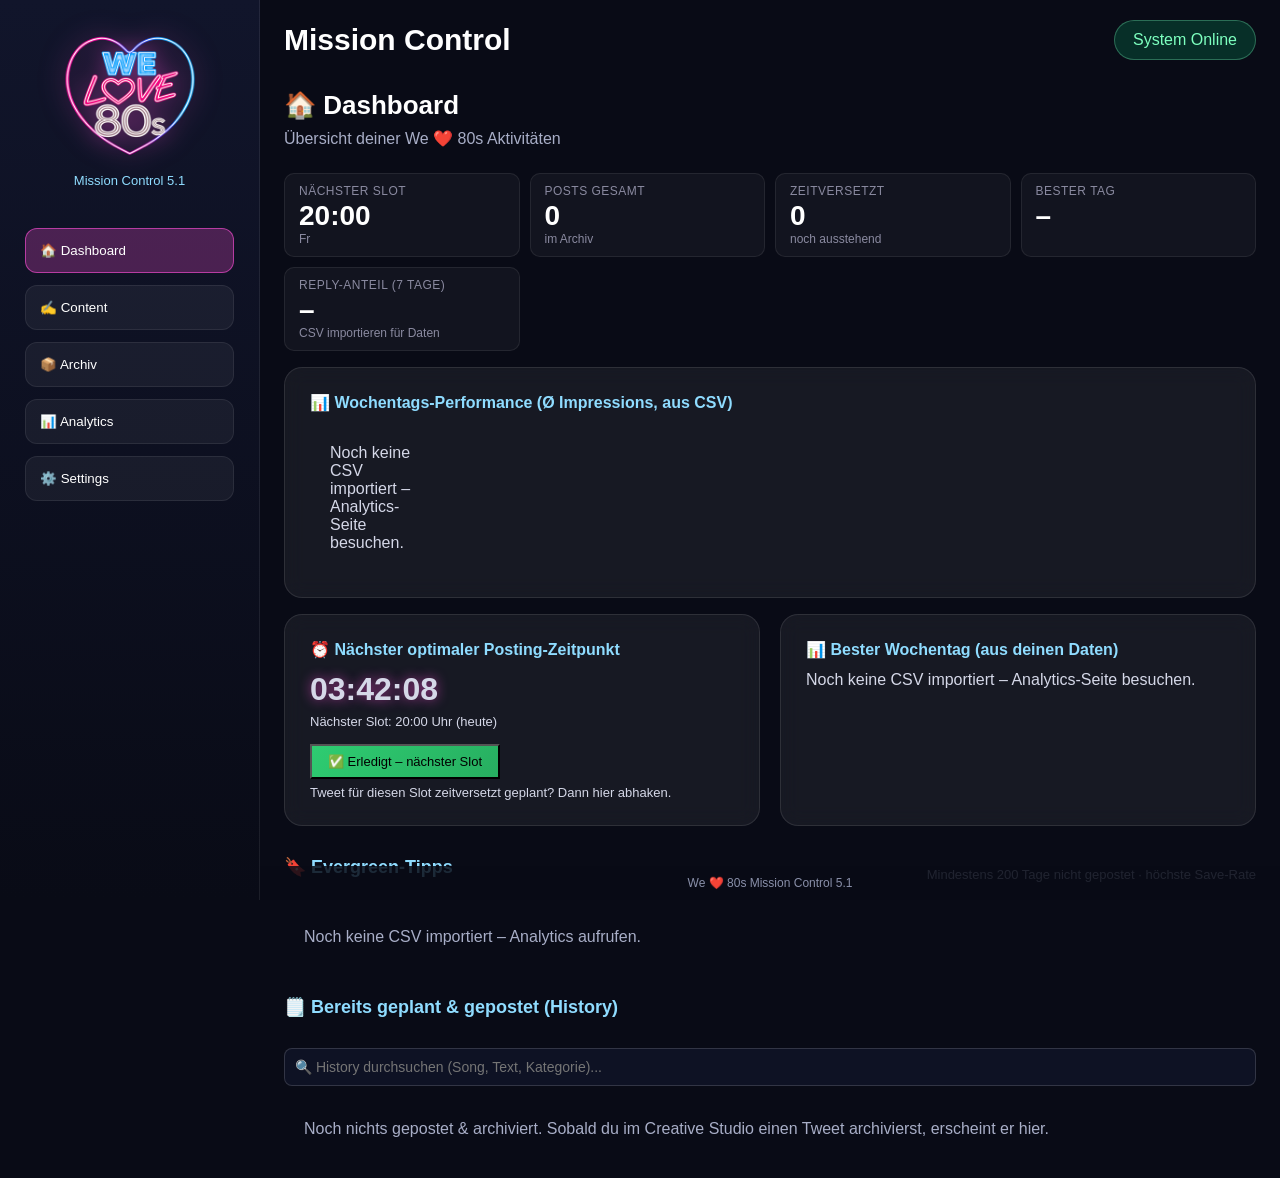
<file: mc5/index.html>
<!DOCTYPE html>
<html lang="de">

<head>

<meta charset="UTF-8">

<meta name="viewport" content="width=device-width, initial-scale=1.0">

<title>
We ❤️ 80s Mission Control
</title>


<link rel="stylesheet" href="style.css">


</head>


<body>


<div class="app-shell">



    <!-- =========================
         SIDEBAR
    ========================== -->


    <aside class="sidebar">


        <div class="logo-area">

            <img src="assets/images/logo.png" alt="We Love 80s" class="brand-logo">

            <span>
                Mission Control 5.1
            </span>

        </div>



        <nav class="main-nav">


            <button data-page="dashboard">
                🏠 Dashboard
            </button>


            <button data-page="content">
                ✍️ Content
            </button>


            <button data-page="archive">
                📦 Archiv
            </button>


            <button data-page="analytics">
                📊 Analytics
            </button>


            <button data-page="settings">
                ⚙️ Settings
            </button>


        </nav>


    </aside>





    <!-- =========================
         MAIN AREA
    ========================== -->


    <main class="main-content">



        <header class="top-header">


            <h2>
                Mission Control
            </h2>


            <div class="status-box">

                System Online

            </div>


        </header>





        <!-- =========================
             DASHBOARD
        ========================== -->


        <section 
        id="dashboard"
        class="page active-page">


            <div class="page-title">

                <h3>🏠 Dashboard</h3>

                <p>Übersicht deiner We ❤️ 80s Aktivitäten</p>

            </div>



            <!-- KENNZAHLEN-KARTEN -->
            <div class="dashboard-stats-grid">

                <div class="dashboard-stat-card">
                    <p class="dashboard-stat-label">Nächster Slot</p>
                    <p class="dashboard-stat-value" id="dashStatNextSlot">–</p>
                    <p class="dashboard-stat-sub" id="dashStatNextDay"></p>
                </div>

                <div class="dashboard-stat-card">
                    <p class="dashboard-stat-label">Posts gesamt</p>
                    <p class="dashboard-stat-value" id="dashStatTotal">–</p>
                    <p class="dashboard-stat-sub">im Archiv</p>
                </div>

                <div class="dashboard-stat-card">
                    <p class="dashboard-stat-label">Zeitversetzt</p>
                    <p class="dashboard-stat-value" id="dashStatScheduled">–</p>
                    <p class="dashboard-stat-sub">noch ausstehend</p>
                </div>

                <div class="dashboard-stat-card">
                    <p class="dashboard-stat-label">Bester Tag</p>
                    <p class="dashboard-stat-value" id="dashStatBestDay">–</p>
                    <p class="dashboard-stat-sub" id="dashStatBestDayImpr"></p>
                </div>

                <div class="dashboard-stat-card" id="dashStatReplyCard">
                    <p class="dashboard-stat-label">Reply-Anteil (7 Tage)</p>
                    <p class="dashboard-stat-value" id="dashStatReplyQuota">–</p>
                    <p class="dashboard-stat-sub" id="dashStatReplyQuotaSub">CSV importieren für Daten</p>
                </div>

            </div>

            <!-- WOCHENTAGS-PERFORMANCE (kompakt, oben) -->
            <div class="card" style="margin-bottom:16px;">
                <h4>📊 Wochentags-Performance (Ø Impressions, aus CSV)</h4>
                <div id="dashboardWeekdayPerformance" class="weekday-perf-grid">
                    <p class="planner-empty">Noch keine CSV importiert – Analytics-Seite besuchen.</p>
                </div>
            </div>



            <!-- COUNTDOWN -->
            <div class="dashboard-grid">

                <div class="card">

                    <h4>⏰ Nächster optimaler Posting-Zeitpunkt</h4>

                    <p id="nextPostTimer" class="dashboard-timer">Lädt...</p>

                    <p class="dashboard-subtext" id="nextPostTimerSub"></p>

                    <button id="slotDoneButton" class="analytics-inline-button">
                        ✅ Erledigt – nächster Slot
                    </button>

                    <p class="dashboard-subtext" id="slotDoneHint">
                        Tweet für diesen Slot zeitversetzt geplant? Dann hier abhaken.
                    </p>

                </div>



                <div class="card">

                    <h4>📊 Bester Wochentag (aus deinen Daten)</h4>

                    <p id="bestDayInsight">
                        Noch keine CSV importiert – Analytics-Seite besuchen.
                    </p>

                </div>

            </div>



            <!-- EVERGREEN TOP 3 -->
            <div class="analytics-section">

                <div class="analytics-chart-header">

                    <h4>🔖 Evergreen-Tipps</h4>

                    <span class="analytics-import-status">Mindestens 200 Tage nicht gepostet · höchste Save-Rate</span>

                </div>

                <div id="dashboardEvergreen" class="dashboard-evergreen-wrap">
                    <p class="planner-empty">Wird geladen…</p>
                </div>

            </div>



            <!-- HISTORY -->
            <div class="analytics-section">

                <div class="analytics-chart-header">

                    <h4>🗒️ Bereits geplant &amp; gepostet (History)</h4>

                    <span id="dashboardHistoryCount" class="analytics-import-status"></span>

                </div>

                <div class="modal-field">
                    <input type="text" id="historySearchInput" placeholder="🔍 History durchsuchen (Song, Text, Kategorie)...">
                </div>

                <div id="dashboardHistory" class="planner-container">
                </div>

            </div>



        </section>
              <!-- =========================
             PLANNER
        ========================== -->


        <section
        id="archive"
        class="page">


            <div class="page-title">

                <h3>📦 Archiv</h3>

                <p>Alle geposteten Tweets – live oder zeitversetzt.</p>

            </div>



            <div class="analytics-section">

                <div class="analytics-chart-header">

                    <h4>Gepostete Tweets</h4>

                    <span id="archiveCount" class="analytics-import-status"></span>

                </div>

                <div class="modal-field">
                    <input type="text" id="archiveSearchInput" placeholder="🔍 Archiv durchsuchen (Song, Text, Kategorie)...">
                </div>

                <div id="archiveList" class="planner-container">
                </div>

            </div>


        </section>







        <!-- =========================
             AI STUDIO
        ========================== -->


        <section
        id="content"
        class="page">


            <div class="page-title">

                <h3>✍️ Content</h3>

                <p>Tweet erstellen und posten – live oder zeitversetzt.</p>

            </div>



            <!-- SCHRITT 1: WORUM GEHT ES -->
            <div class="analytics-section content-step">

                <p class="content-step-label">1 · WORUM GEHT ES</p>

                <div class="modal-field-row">

                    <div class="modal-field">
                        <label>Thema</label>
                        <select id="contentTopic">
                            <option value="Musik">🎵 Musik</option>
                            <option value="Movie">🎬 Movie</option>
                            <option value="TV Series">📺 TV Series</option>
                            <option value="LP">💿 LP / Album</option>
                        </select>
                    </div>

                    <div class="modal-field">
                        <label>Format</label>
                        <select id="contentFormat">
                            <option value="none">— nur Post</option>
                            <option value="didyouknow">💡 Did You Know</option>
                            <option value="story">📖 Behind the Story</option>
                            <option value="funfact">🤯 Fun Fact</option>
                            <option value="todayago">📅 Today, 40 Years Ago</option>
                        </select>
                    </div>

                </div>

            </div>



            <!-- SCHRITT 2: DETAILS -->
            <div class="analytics-section content-step">

                <p class="content-step-label">2 · DETAILS</p>

                <div class="modal-field-row">

                    <div class="modal-field">
                        <label>Titel / Thema</label>
                        <input type="text" id="contentTitle" placeholder="z.B. Africa, Miami Vice">
                    </div>

                    <div class="modal-field">
                        <label>Künstler / TV Series / Movie</label>
                        <input type="text" id="contentArtist" placeholder="z.B. Toto, NBC">
                    </div>

                    <div class="modal-field">
                        <label>Jahr</label>
                        <input type="number" id="contentYear" placeholder="1982">
                    </div>

                </div>

            </div>



            <!-- SCHRITT 3: KI-RECHERCHE -->
            <div class="analytics-section content-step">

                <p class="content-step-label">3 · KI-RECHERCHE <span class="content-optional">(optional)</span></p>

                <div class="modal-field">
                    <label>Prompt an Gemini</label>
                    <textarea id="contentAIPrompt" rows="2" placeholder="Wird automatisch aus Thema + Format erzeugt – du kannst ihn anpassen..."></textarea>
                </div>

                <button id="contentAskAIButton" class="analytics-inline-button">
                    🤖 Gemini fragen
                </button>

                <a id="contentWikimediaButton"
                   href="#"
                   target="_blank"
                   rel="noopener"
                   class="analytics-inline-button content-wikimedia-btn">
                    🖼️ Bild auf Wikimedia
                </a>

                <span id="contentAIStatus" class="analytics-import-status"></span>

                <p class="tweetgen-hint">⬇ Die Antwort erscheint direkt in der Tweet-Vorschau unten.</p>

            </div>



            <!-- SCHRITT 4: TWEET-VORSCHAU -->
            <div class="analytics-section content-step">

                <p class="content-step-label">4 · TWEET-VORSCHAU <span class="content-optional">(bearbeitbar – KI-Antwort landet hier)</span></p>

                <button id="contentGenerateButton" class="analytics-inline-button">
                    ✨ Tweet-Vorschau erzeugen
                </button>

                <div class="modal-field tweetgen-output-wrap">
                    <textarea id="contentOutput" rows="10" placeholder="Hier erscheint der Tweet – fette erste Zeile, Hashtags, dann dein Inhalt. Frei bearbeitbar."></textarea>
                </div>

                <button id="contentCopyButton" class="analytics-inline-button">
                    📋 In Zwischenablage kopieren
                </button>

                <span id="contentCopyStatus" class="analytics-import-status"></span>

            </div>



            <!-- SCHRITT 5: WIE GEPOSTET -->
            <div class="analytics-section content-step">

                <p class="content-step-label">5 · WIE GEPOSTET?</p>

                <div class="content-post-buttons">

                    <button id="contentLiveButton" class="content-post-btn content-live-btn">
                        🔴 Live gepostet
                    </button>

                    <button id="contentScheduledButton" class="content-post-btn content-scheduled-btn">
                        🕐 Zeitversetzt geplant
                    </button>

                </div>

                <div id="contentScheduleWrap" class="content-schedule-wrap" style="display:none;">
                    <label for="contentScheduleInput">🕐 Geplant für:</label>
                    <input type="datetime-local" id="contentScheduleInput">
                    <button id="contentScheduleConfirm" class="analytics-inline-button">
                        ✓ Ins Archiv
                    </button>
                </div>

                <p class="tweetgen-hint">→ Danach wandert der Post ins Archiv, markiert als live oder zeitversetzt.</p>

                <span id="contentPostStatus" class="analytics-import-status"></span>

            </div>


        </section>










        <!-- =========================
             SETTINGS
        ========================== -->


        <section
        id="settings"
        class="page">


            <div class="page-title">


                <h3>
                    ⚙️ Settings
                </h3>


                <p>
                    Mission Control Einstellungen
                </p>


            </div>




            <div class="card">


                <h4>
                    System
                </h4>


                <p>
                    Module und Erweiterungen verwalten
                </p>

            </div>



            <div class="analytics-section">

                <h4>⏰ Beste Posting-Zeiten (pro Wochentag)</h4>

                <p class="tweetgen-hint">
                    Aus X's "Aktive Zeiten"-Heatmap abgelesen (deine lokale Zeitzone). Für Tage ohne eigene
                    Zeit gilt der Standard-Wert. Mehrere Zeiten pro Tag mit Komma trennen.
                </p>

                <p class="tweetgen-hint" id="postingTimesPerformanceHint">
                    Die Ø-Werte unter jedem Tag stammen aus deinen importierten CSV-Daten (Reichweite pro Wochentag) – die Uhrzeit selbst musst du weiterhin manuell eintragen, da X das nicht exportiert.
                </p>

                <div class="posting-times-grid">

                    <div class="modal-field">
                        <label>Montag</label>
                        <input type="text" id="postingTimeMo" placeholder="Standard verwenden">
                        <span class="posting-time-hint" id="postingTimeMoHint"></span>
                    </div>

                    <div class="modal-field">
                        <label>Dienstag</label>
                        <input type="text" id="postingTimeDi" placeholder="Standard verwenden">
                        <span class="posting-time-hint" id="postingTimeDiHint"></span>
                    </div>

                    <div class="modal-field">
                        <label>Mittwoch</label>
                        <input type="text" id="postingTimeMi" placeholder="Standard verwenden">
                        <span class="posting-time-hint" id="postingTimeMiHint"></span>
                    </div>

                    <div class="modal-field">
                        <label>Donnerstag</label>
                        <input type="text" id="postingTimeDo" placeholder="Standard verwenden">
                        <span class="posting-time-hint" id="postingTimeDoHint"></span>
                    </div>

                    <div class="modal-field">
                        <label>Freitag</label>
                        <input type="text" id="postingTimeFr" placeholder="Standard verwenden">
                        <span class="posting-time-hint" id="postingTimeFrHint"></span>
                    </div>

                    <div class="modal-field">
                        <label>Samstag</label>
                        <input type="text" id="postingTimeSa" placeholder="Standard verwenden">
                        <span class="posting-time-hint" id="postingTimeSaHint"></span>
                    </div>

                    <div class="modal-field">
                        <label>Sonntag</label>
                        <input type="text" id="postingTimeSo" placeholder="Standard verwenden">
                        <span class="posting-time-hint" id="postingTimeSoHint"></span>
                    </div>

                    <div class="modal-field">
                        <label>Standard (alle anderen Tage)</label>
                        <input type="text" id="postingTimeDefault" placeholder="14:00, 18:00">
                    </div>

                </div>

                <button id="settingsSaveTimesButton" class="analytics-inline-button">
                    Speichern
                </button>

                <span id="settingsTimesStatus" class="analytics-import-status"></span>

            </div>



            <div class="analytics-section">

                <h4>🤖 Gemini API-Key (kostenlos)</h4>

                <p class="tweetgen-hint">
                    Wird nur lokal in deinem Browser gespeichert (localStorage), niemals irgendwo hochgeladen.
                    Nötig für den Tweet-Generator ("Did You Know?" / "Story behind...").
                    Kostenlos zu bekommen unter aistudio.google.com/apikey (kein Kreditkarte nötig, mit Google-Konto einloggen, "Create API Key" klicken).
                </p>

                <div class="modal-field">

                    <label>API-Key (AIza...)</label>

                    <input type="password" id="settingsGeminiKey" placeholder="AIza...">

                </div>

                <button id="settingsSaveKeyButton" class="analytics-inline-button">
                    Speichern
                </button>

                <span id="settingsKeyStatus" class="analytics-import-status"></span>

            </div>



            <div class="analytics-section">

                <h4>💾 Backup / Datensicherung</h4>

                <p class="tweetgen-hint">
                    Alle deine Daten (Planner, Archiv, CSV-Historie, Einstellungen) liegen nur in diesem
                    Browser. Sichere sie regelmäßig als Datei – so gehen sie bei Browser-Wechsel oder
                    Cache-Löschung nicht verloren.
                </p>

                <button id="backupExportButton" class="analytics-inline-button">
                    📤 Backup exportieren
                </button>

                <button id="backupImportButton" class="analytics-inline-button">
                    📥 Backup importieren
                </button>

                <input type="file" id="backupFileInput" accept=".json,application/json" style="display:none;">

                <span id="backupStatus" class="analytics-import-status"></span>

            </div>



        </section>








        <!-- =========================
             ANALYTICS
        ========================== -->


        <section
        id="analytics"
        class="page">


            <div class="page-title">


                <h3>
                    📊 Analytics
                </h3>


                <p>
                    Auswertung deiner geplanten Posts und echter X-Performance-Daten
                </p>


            </div>



            <div class="analytics-section">

                <div class="analytics-chart-header">

                    <h4>📌 Account-Stand (@welove80sDE)</h4>

                    <button id="updateAccountStandButton" class="analytics-inline-button">
                        Aktualisieren
                    </button>

                </div>

                <div
                id="accountStandCards"
                class="dashboard-grid">
                </div>

            </div>



            <div class="analytics-section">

                <h4>Follower Gesamt (Personen, über Zeit)</h4>

                <div id="accountFollowerTotalChart" class="analytics-chart">
                </div>

            </div>



            <div class="analytics-import-bar">

                <a id="openXAnalyticsLink"
                   href="https://analytics.x.com/"
                   target="_blank"
                   rel="noopener"
                   class="analytics-inline-button">
                    📊 X-Analytics öffnen
                </a>

                <button id="importCsvButton">
                    📥 X CSV importieren
                </button>

                <input
                type="file"
                id="csvFileInput"
                accept=".csv,text/csv,text/plain,application/vnd.ms-excel"
                style="display:none;">

                <span id="csvImportStatus" class="analytics-import-status">
                    Noch keine CSV importiert.
                </span>

            </div>

            <div id="csvDropZone" class="csv-drop-zone">

                <span class="csv-drop-icon">📥</span>
                <span>CSV-Datei hierher ziehen &amp; ablegen</span>

            </div>



            <p id="csvDaysStored" class="analytics-import-status">
                0 von 365 Tagen gespeichert.
            </p>



            <div class="analytics-section">

                <h4>Follower-Entwicklung (Personen, pro Tag)</h4>

                <div id="csvFollowerChart" class="analytics-chart">
                </div>

            </div>



            <div class="analytics-section">

                <div class="analytics-chart-header">

                    <h4>Veränderung zum Vortag (%)</h4>

                    <select id="csvPercentMetric">

                        <option value="impressions">Impressions</option>
                        <option value="likes">Gefällt mir</option>
                        <option value="interactions">Interaktionen</option>

                    </select>

                </div>

                <div id="csvPercentChart" class="analytics-chart">
                </div>

            </div>



            <div class="analytics-section">

                <h4>X Account Performance (gesamt, alle Imports)</h4>

                <div
                id="csvSummary"
                class="dashboard-grid">
                </div>

            </div>



            <!-- TOP 3 GRID: nebeneinander -->
            <div class="analytics-top3-grid">

                <!-- Spalte 1: Top Posts -->
                <div class="analytics-section analytics-top3-col">

                    <div class="analytics-chart-header">
                        <h4>🏆 Top Posts</h4>
                        <select id="csvTopPostsSort">
                            <option value="impressions">Meiste Impressions</option>
                            <option value="date">Neueste zuerst</option>
                        </select>
                    </div>

                    <div class="analytics-chart-header" style="margin-top:6px;">
                        <select id="csvTopPostsLimit">
                            <option value="10">Top 10</option>
                            <option value="25">Top 25</option>
                            <option value="50">Top 50</option>
                            <option value="all">Alle</option>
                        </select>
                        <select id="csvTopPostsReplies">
                            <option value="hide">Nur Content</option>
                            <option value="show">Mit @ Antworten</option>
                        </select>
                    </div>

                    <div id="csvTopPosts" class="analytics-breakdown analytics-scroll-list">
                    </div>

                </div>

                <!-- Spalte 2: Top Reposts -->
                <div class="analytics-section analytics-top3-col">

                    <div class="analytics-chart-header">
                        <h4>🔁 Top Reposts</h4>
                        <span class="analytics-import-status">Meiste Weiterleitungen</span>
                    </div>

                    <div id="csvTopReposts" class="analytics-breakdown analytics-scroll-list">
                    </div>

                </div>

                <!-- Spalte 3: Top Künstler -->
                <div class="analytics-section analytics-top3-col">

                    <div class="analytics-chart-header">
                        <h4>⭐ Top Künstler</h4>
                        <span class="analytics-import-status">Engagement-Score</span>
                    </div>

                    <div id="csvTopArtists" class="analytics-breakdown analytics-scroll-list">
                    </div>

                </div>

            </div>



            <!-- Zweite Zeile: Top Reichweite + Detailerweiterungen -->
            <div class="analytics-top3-grid">

                <!-- Top Reichweite (Share-Rate) -->
                <div class="analytics-section analytics-top3-col">

                    <div class="analytics-chart-header">
                        <h4>🔄 Top Reichweite</h4>
                        <span class="analytics-import-status">Höchste Share-Rate</span>
                    </div>

                    <div id="csvViralPosts" class="analytics-breakdown analytics-scroll-list">
                    </div>

                </div>

                <!-- Top Detailerweiterungen -->
                <div class="analytics-section analytics-top3-col">

                    <div class="analytics-chart-header">
                        <h4>🔍 Top Leserate</h4>
                        <span class="analytics-import-status">Meiste Detail-Klicks (Text gelesen)</span>
                    </div>

                    <div id="csvTopDetail" class="analytics-breakdown analytics-scroll-list">
                    </div>

                </div>

                <!-- Evergreen -->
                <div class="analytics-section analytics-top3-col">

                    <div class="analytics-chart-header">
                        <h4>🔖 Evergreen</h4>
                        <span class="analytics-import-status">Höchste Save-Rate</span>
                    </div>

                    <div id="csvEvergreenPosts" class="analytics-breakdown analytics-scroll-list">
                    </div>

                </div>

            </div>



            <!-- Wochentag-Tabelle: volle Breite -->
            <div class="analytics-section">

                <div class="analytics-chart-header">
                    <h4>📅 Wochentag-Analyse</h4>
                    <span class="analytics-import-status">Impressions · Engagement · Saves · Shares pro Tag</span>
                </div>

                <div id="csvWeekdayTable" class="analytics-breakdown">
                </div>

            </div>



            <div class="analytics-section">

                <div class="analytics-chart-header">
                    <h4>📊 Format-Vergleich</h4>
                    <span class="analytics-import-status">Welches Format wofür am besten funktioniert</span>
                </div>

                <div id="csvFormatComparison" class="analytics-breakdown">
                </div>

            </div>



            <div
            id="analyticsOverview"
            class="dashboard-grid">

            </div>



            <div class="analytics-section">

                <h4>Status-Verteilung (Planner)</h4>

                <div id="analyticsStatusBreakdown" class="analytics-breakdown">
                </div>

            </div>



            <div class="analytics-section">

                <h4>Kategorien (Planner)</h4>

                <div id="analyticsCategoryBreakdown" class="analytics-breakdown">
                </div>

            </div>




        </section>


</div>





<footer class="app-footer">


    <span>

        We ❤️ 80s Mission Control 5.1

    </span>


</footer>








<!-- =========================
     JAVASCRIPT MODULE
========================== -->


<script src="app.js"></script>



<script src="assets/js/modules/planner.js"></script>



<script src="assets/js/modules/analytics.js"></script>



<script src="assets/js/modules/tweetgen.js"></script>



<script src="assets/js/modules/dashboard.js"></script>



<script src="assets/js/modules/content.js"></script>



<script src="assets/js/modules/archive.js"></script>





</body>

</html>
</file>
<file: mc5/style.css>
/*
====================================================

 We ❤️ 80s Mission Control 5.1

 Main Stylesheet

====================================================
*/


/* =========================
   RESET
========================= */


* {

    margin: 0;

    padding: 0;

    box-sizing: border-box;

}



body {

    font-family:

    "Segoe UI",
    Arial,
    sans-serif;


    background:

    #090b16;


    color:

    #ffffff;


    min-height: 100vh;

}







/* =========================
   APP STRUCTURE
========================= */


.app-shell {


    display: flex;


    min-height: 100vh;


}







/* =========================
   SIDEBAR
========================= */


.sidebar {


    width: 260px;


    background:

    linear-gradient(

        180deg,

        #11152b,

        #090b16

    );


    border-right:

    1px solid rgba(

        255,

        255,

        255,

        0.08

    );


    padding: 25px;

    position: fixed;
    top: 0;
    left: 0;
    height: 100vh;
    overflow-y: auto;
    z-index: 100;


}







.logo-area {


    text-align: center;


    margin-bottom: 40px;


}



.brand-logo {


    width: 140px;

    height: auto;

    display: block;

    margin: 0 auto;

    filter: drop-shadow(0 0 12px rgba(255, 79, 216, 0.5));


}



.logo-area span {


    display: block;


    margin-top: 8px;


    color:

    #8fdcff;


    font-size: 13px;


}







/* =========================
   NAVIGATION
========================= */


.main-nav {


    display:

    flex;


    flex-direction:

    column;


    gap:

    12px;


}



.main-nav button {


    background:

    rgba(

        255,

        255,

        255,

        0.05

    );


    border:

    1px solid rgba(

        255,

        255,

        255,

        0.08

    );


    color:

    white;


    padding:

    14px;


    border-radius:

    12px;


    cursor:

    pointer;


    text-align:

    left;


    transition:

    0.25s;


}



.main-nav button:hover {


    background:

    rgba(

        255,

        79,

        216,

        0.2

    );


    transform:

    translateX(5px);


}
/* =========================
   MAIN CONTENT
========================= */


.main-content {


    flex: 1;


    padding:

    20px 24px;


    overflow-y:

    auto;

    margin-left: 260px;


}







/* =========================
   HEADER
========================= */


.top-header {


    display:

    flex;


    justify-content:

    space-between;


    align-items:

    center;


    margin-bottom:

    30px;


}



.top-header h2 {


    font-size:

    30px;


    color:

    #ffffff;


}



.status-box {


    padding:

    10px 18px;


    border-radius:

    20px;


    background:

    rgba(

        0,

        255,

        150,

        0.15

    );


    color:

    #7dffbf;


    border:

    1px solid

    rgba(

        125,

        255,

        191,

        0.3

    );


}







/* =========================
   PAGES
========================= */


.page {


    display:

    none;


}



.active-page {


    display:

    block;


}







.page-title {


    margin-bottom:

    25px;


}



.page-title h3 {


    font-size:

    26px;


    margin-bottom:

    8px;


}



.page-title p {


    color:

    #a8aec7;


}







/* =========================
   DASHBOARD CARDS
========================= */


.dashboard-grid {


    display:

    grid;


    grid-template-columns:

    repeat(

        auto-fit,

        minmax(

            260px,

            1fr

        )

    );


    gap:

    20px;


}



.card {


    background:

    rgba(

        255,

        255,

        255,

        0.06

    );


    border:

    1px solid

    rgba(

        255,

        255,

        255,

        0.1

    );


    border-radius:

    18px;


    padding:

    25px;


    backdrop-filter:

    blur(10px);


}



.card h4 {


    color:

    #8fdcff;


    margin-bottom:

    12px;


}



.card p {


    color:

    #d5d8e8;


}







/* =========================
   PLANNER
========================= */


.planner-toolbar {


    display:

    flex;


    justify-content:

    space-between;


    align-items:

    center;


    margin-bottom:

    25px;


    gap:

    15px;


}



.planner-toolbar button {


    background:

    linear-gradient(

        135deg,

        #ff4fd8,

        #8f6cff

    );


    border:

    none;


    color:

    white;


    padding:

    12px 20px;


    border-radius:

    12px;


    cursor:

    pointer;


}



.planner-toolbar select {


    background:

    #151a33;


    color:

    white;


    border:

    1px solid

    rgba(

        255,

        255,

        255,

        0.2

    );


    padding:

    12px;


    border-radius:

    12px;


}







.planner-container {


    display:

    grid;


    grid-template-columns:

    repeat(

        auto-fit,

        minmax(

            280px,

            1fr

        )

    );


    gap:

    20px;


}
/* =========================
   PLANNER CARDS
========================= */


.planner-card {


    background:

    rgba(

        255,

        255,

        255,

        0.06

    );


    border:

    1px solid

    rgba(

        255,

        255,

        255,

        0.12

    );


    border-radius:

    18px;


    padding:

    20px;


    transition:

    0.25s;


}



.planner-card:hover {


    transform:

    translateY(-5px);


    border-color:

    rgba(

        255,

        79,

        216,

        0.6

    );


}







.planner-header {


    display:

    flex;


    justify-content:

    space-between;


    align-items:

    center;


    margin-bottom:

    15px;


}



.planner-header span {


    color:

    #ff4fd8;


    font-weight:

    bold;


}



.planner-header strong {


    font-size:

    12px;


    padding:

    6px 12px;


    border-radius:

    20px;


    background:

    rgba(

        143,

        220,

        255,

        0.15

    );


    color:

    #8fdcff;


}







.planner-date {


    font-size:

    13px;


    font-weight: bold;


    color:

    #a8aec7;


    margin-bottom:

    15px;


}



.planner-text {


    line-height:

    1.5;


    color:

    white;


}







/* =========================
   FOOTER
========================= */


.app-footer {


    position:

    fixed;


    bottom:

    0;


    left:

    260px;


    right:

    0;


    padding:

    10px;


    text-align:

    center;


    font-size:

    12px;


    color:

    #8a90aa;


    background:

    rgba(

        9,

        11,

        22,

        0.85

    );


}







/* =========================
   MOBILE
========================= */


@media(max-width:900px){



    .app-shell {


        flex-direction:

        column;


    }




    .sidebar {


        width:

        100%;

        position: fixed;
        top: 0;
        left: 0;
        height: auto;
        overflow-y: visible;
        z-index: 100;
        padding: 12px 16px;


    }

    .main-content {

        margin-left: 0;
        margin-top: 92px;

    }

    .logo-area {

        display: flex;
        align-items: center;
        gap: 10px;
        margin-bottom: 0;

    }

    .logo-area span {

        display: none;

    }

    .main-nav {

        flex-direction: row;
        gap: 6px;
        overflow-x: auto;
        margin-top: 10px;

    }

    .main-nav button {

        padding: 8px 12px;
        white-space: nowrap;
        font-size: 13px;

    }




    .app-footer {


        left:

        0;


    }




    .planner-toolbar {


        flex-direction:

        column;


        align-items:

        stretch;


    }



}
/* =========================
   NAV ACTIVE STATE
========================= */

.main-nav button.nav-active{

    background: rgba(255, 79, 216, 0.25);

    border-color: rgba(255, 79, 216, 0.6);

}

/* =========================
   PLANNER: LEER / AKTIONEN
========================= */

.planner-empty{

    color: #a8aec7;

    padding: 20px;

}

.planner-actions{

    margin-top: 12px;

    text-align: right;

}

.planner-delete{

    background: rgba(255, 79, 216, 0.15);

    border: 1px solid rgba(255, 79, 216, 0.4);

    color: #ff9fe8;

    padding: 6px 12px;

    border-radius: 10px;

    cursor: pointer;

    font-size: 12px;

}

.planner-delete:hover{

    background: rgba(255, 79, 216, 0.3);

}

/* =========================
   ANALYTICS
========================= */

.analytics-section{

    margin-top: 30px;

}

.analytics-section h4{

    color: #8fdcff;

    margin-bottom: 15px;

    font-size: 18px;

}

.analytics-breakdown{

    display: flex;

    flex-direction: column;

    gap: 12px;

}

.analytics-row{

    display: grid;

    grid-template-columns: 140px 1fr 90px;

    align-items: center;

    gap: 12px;

    background: rgba(255, 255, 255, 0.05);

    border: 1px solid rgba(255, 255, 255, 0.1);

    border-radius: 12px;

    padding: 10px 15px;

}

.analytics-row-label{

    font-size: 14px;

    color: #d5d8e8;

}

.analytics-row-bar{

    height: 10px;

    background: rgba(255, 255, 255, 0.08);

    border-radius: 10px;

    overflow: hidden;

}

.analytics-row-fill{

    height: 100%;

    background: linear-gradient(90deg, #ff4fd8, #8f6cff);

    transition: width 0.3s;

}

.analytics-row-count{

    font-size: 13px;

    color: #a8aec7;

    text-align: right;

}

/* =========================
   ANALYTICS: CSV IMPORT
========================= */

.analytics-import-bar{

    display: flex;

    align-items: center;

    gap: 15px;

    margin-bottom: 25px;

    flex-wrap: wrap;

}

.analytics-import-bar button{

    background: linear-gradient(135deg, #ff4fd8, #8f6cff);

    border: none;

    color: white;

    padding: 12px 20px;

    border-radius: 12px;

    cursor: pointer;

    width: auto;

}

.analytics-import-status{

    color: #a8aec7;

    font-size: 13px;

}

.analytics-row-post{

    display: flex;

    flex-direction: column;

    gap: 6px;

    grid-template-columns: none;

}

.analytics-row-post .analytics-row-label{

    color: #d5d8e8;

    font-size: 13px;

}

.analytics-row-post .analytics-row-count{

    text-align: left;

}

/* =========================
   ANALYTICS: JAHRESVERLAUF CHARTS
========================= */

.analytics-chart-header{

    display: flex;

    justify-content: space-between;

    align-items: center;

    margin-bottom: 15px;

}

.analytics-chart-header select{

    width: auto;

    height: 36px;

    margin-bottom: 0;

}

.analytics-chart{

    display: flex;

    align-items: flex-end;

    gap: 3px;

    height: 160px;

    overflow-x: auto;

    padding: 10px;

    background: rgba(255, 255, 255, 0.03);

    border: 1px solid rgba(255, 255, 255, 0.1);

    border-radius: 12px;

}

.analytics-bar{

    min-width: 5px;

    flex: 0 0 auto;

    border-radius: 3px 3px 0 0;

    transition: height 0.3s;

}

.analytics-bar-item{

    display: flex;
    flex-direction: column;
    align-items: center;
    justify-content: flex-end;
    height: 100%;
    min-width: 26px;
    flex: 0 0 auto;

}

.analytics-bar-label{

    font-size: 9px;
    color: #8fdcff;
    white-space: nowrap;
    margin-bottom: 3px;
    line-height: 1;

}

.analytics-bar-label-neg{

    color: #ff8f9f;

}

.analytics-bar-follower{

    background: linear-gradient(180deg, #8fdcff, #4f9fff);

}

.analytics-bar-positive{

    background: linear-gradient(180deg, #7dffbf, #2ecc71);

}

.analytics-bar-negative{

    background: linear-gradient(180deg, #ff8f9f, #ff4f6d);

}

/* =========================
   ANALYTICS: ACCOUNT-STAND
========================= */

.analytics-inline-button{

    width: auto;

    padding: 8px 16px;

    height: auto;

    font-size: 13px;

}

.analytics-bar-account{

    background: linear-gradient(180deg, #ff9fe8, #ff4fd8);

}

/* =========================
   PLANNER: SONG-WUNSCH
========================= */

.planner-song{

    font-weight: bold;

    color: #ff9fe8;

    margin-bottom: 4px;

    margin-top: 10px;

}

.planner-requester{

    font-size: 13px;

    color: #a8aec7;

    margin-bottom: 12px;

}

/* =========================
   PLANNER: MODAL
========================= */

.modal-overlay{

    position: fixed;

    top: 0;
    left: 0;
    right: 0;
    bottom: 0;

    background: rgba(0, 0, 0, 0.6);

    display: flex;

    align-items: center;

    justify-content: center;

    z-index: 1000;

}

.modal-box{

    background: #151a33;

    border: 1px solid rgba(255, 255, 255, 0.15);

    border-radius: 16px;

    padding: 25px;

    width: 420px;

    max-width: 90vw;

    max-height: 85vh;

    overflow-y: auto;

}

.modal-title{

    margin-bottom: 20px;

    color: #ff4fd8;

}

.modal-field{

    margin-bottom: 14px;

}

.modal-field label{

    display: block;

    font-size: 12px;

    color: #a8aec7;

    margin-bottom: 6px;

}

.modal-field input,
.modal-field select,
.modal-field textarea{

    width: 100%;

    background: #0e1224;

    color: white;

    border: 1px solid rgba(255, 255, 255, 0.15);

    border-radius: 8px;

    padding: 10px;

    font-family: inherit;

    font-size: 14px;

}

.modal-field textarea{

    resize: vertical;

}

.modal-field-row{

    display: flex;

    gap: 12px;

}

.modal-field-row .modal-field{

    flex: 1;

}

.modal-actions{

    display: flex;

    justify-content: flex-end;

    gap: 10px;

    margin-top: 20px;

}

.modal-actions button{

    width: auto;

    padding: 10px 18px;

}

.modal-cancel{

    background: rgba(255, 255, 255, 0.08);

}

.modal-save{

    background: linear-gradient(135deg, #ff4fd8, #8f6cff);

}

/* =========================
   PLANNER: AMPEL
========================= */

.planner-ampel{

    display: flex;

    align-items: center;

    gap: 8px;

    font-size: 13px;

    color: #d5d8e8;

}

.ampel-dot{

    width: 12px;

    height: 12px;

    border-radius: 50%;

    display: inline-block;

}

.ampel-gelb{

    background: #ffd23f;

    box-shadow: 0 0 8px rgba(255, 210, 63, 0.7);

}

.ampel-blau{

    background: #4f9fff;

    box-shadow: 0 0 8px rgba(79, 159, 255, 0.7);

}

.ampel-gruen{

    background: #2ecc71;

    box-shadow: 0 0 8px rgba(46, 204, 113, 0.7);

}

.planner-actions{

    display: flex;

    gap: 8px;

    justify-content: flex-end;

}

.planner-next{

    width: auto;

    padding: 6px 12px;

    font-size: 12px;

    background: rgba(79, 159, 255, 0.2);

    border: 1px solid rgba(79, 159, 255, 0.4);

    color: #8fdcff;

}

.planner-next:hover{

    background: rgba(79, 159, 255, 0.35);

}

/* =========================
   TWEET GENERATOR
========================= */

.tweetgen-hint{

    color: #a8aec7;

    font-size: 13px;

    margin-bottom: 15px;

}

.tweetgen-output-wrap{

    margin-top: 15px;

}

#tweetgenOutput{

    font-family: Consolas, monospace;

    font-size: 14px;

}

/* =========================
   TWEET GENERATOR: RECHERCHE
========================= */

#tweetgenResearchWrap{

    margin-bottom: 15px;

    padding: 15px;

    background: rgba(255, 255, 255, 0.03);

    border: 1px solid rgba(255, 255, 255, 0.1);

    border-radius: 12px;

}

#tweetgenSearchButton{

    margin-bottom: 12px;

}

.tweetgen-search-buttons{

    display: flex;

    gap: 8px;

    flex-wrap: wrap;

    margin-bottom: 12px;

}

.tweetgen-search-buttons button{

    flex: 1;

    min-width: 140px;

}

/* =========================
   TWEET GENERATOR: ARCHIVIEREN
========================= */

.tweetgen-archive-button{

    background: linear-gradient(135deg, #2ecc71, #27ae60);

    margin-left: 8px;

}

/* =========================
   PLANNER: ARCHIV
========================= */

.planner-card-archived{

    opacity: 0.75;

}

.planner-restore{

    background: rgba(143, 220, 255, 0.15);

    border: 1px solid rgba(143, 220, 255, 0.4);

    color: #8fdcff;

}

.planner-restore:hover{

    background: rgba(143, 220, 255, 0.3);

}

/* =========================
   DASHBOARD: TIMER
========================= */

.dashboard-timer{

    font-size: 32px;

    font-weight: bold;

    color: #ff4fd8;

    text-shadow: 0 0 12px rgba(255, 79, 216, 0.6);

    margin-top: 10px;

}

.dashboard-subtext{

    color: #a8aec7;

    font-size: 13px;

    margin-top: 6px;

}

/* =========================
   SETTINGS: POSTING-ZEITEN GRID
========================= */

.posting-times-grid{

    display: grid;

    grid-template-columns: repeat(auto-fit, minmax(160px, 1fr));

    gap: 12px;

    margin-bottom: 15px;

}

.posting-times-grid .modal-field{

    margin-bottom: 0;

}

.posting-time-hint{

    display: block;
    font-size: 11px;
    color: #8a8aa0;
    margin-top: 4px;

}

.posting-time-hint-best{

    color: #ffd23f;

}

.weekday-perf-grid{

    display: grid;
    grid-template-columns: repeat(7, 1fr);
    gap: 8px;

}

.weekday-perf-item{

    background: rgba(255, 255, 255, 0.04);
    border: 1px solid rgba(255, 255, 255, 0.08);
    border-radius: 10px;
    padding: 10px 6px;
    text-align: center;
    display: flex;
    flex-direction: column;
    gap: 2px;

}

.weekday-perf-item-best{

    border-color: rgba(255, 210, 63, 0.5);
    background: rgba(255, 210, 63, 0.08);

}

.weekday-perf-label{

    font-size: 12px;
    color: #8a8aa0;
    text-transform: uppercase;
    letter-spacing: 0.3px;

}

.weekday-perf-item-best .weekday-perf-label{

    color: #ffd23f;

}

.weekday-perf-value{

    font-size: 17px;
    font-weight: 600;
    color: #fff;

}

.weekday-perf-empty{

    color: #5a5a6a;

}

.weekday-perf-sub{

    font-size: 10px;
    color: #8a8aa0;

}

@media (max-width: 700px){
    .weekday-perf-grid{
        grid-template-columns: repeat(4, 1fr);
    }
}

/* =========================
   TWEET GENERATOR: BEENDEN
========================= */

.tweetgen-finish-button{

    background: linear-gradient(135deg, #8f6cff, #4f9fff);

    margin-left: 8px;

}

/* =========================
   DASHBOARD: ERLEDIGT-BUTTON
========================= */

#slotDoneButton{

    margin-top: 15px;

    background: linear-gradient(135deg, #2ecc71, #27ae60);

}

/* =========================
   DASHBOARD HISTORY: ZEITLEISTE
========================= */

.history-timeline{

    margin-top: 10px;

    padding-top: 10px;

    border-top: 1px solid rgba(255, 255, 255, 0.08);

}

.history-timeline-row{

    font-size: 13px;

    color: #a8aec7;

    padding: 2px 0;

}

/* =========================
   TWEET GENERATOR: GEPLANT-FÜR-FELD
========================= */

.tweetgen-schedule-wrap{

    margin: 12px 0;

    padding: 12px;

    background: rgba(143, 108, 255, 0.08);

    border: 1px solid rgba(143, 108, 255, 0.25);

    border-radius: 8px;

}

.tweetgen-schedule-wrap label{

    display: block;

    margin-bottom: 6px;

    color: #c9b8ff;

    font-size: 13px;

}

.tweetgen-schedule-wrap input[type="datetime-local"]{

    background: #1a1a2e;

    border: 1px solid rgba(255, 255, 255, 0.15);

    color: #fff;

    padding: 8px;

    border-radius: 6px;

    font-size: 14px;

}

/* =========================
   CSV DRAG & DROP ZONE
========================= */

.csv-drop-zone{

    margin-top: 12px;

    padding: 20px;

    border: 2px dashed rgba(143, 108, 255, 0.4);

    border-radius: 10px;

    text-align: center;

    color: #a8aec7;

    font-size: 14px;

    display: flex;

    align-items: center;

    justify-content: center;

    gap: 10px;

    transition: all 0.2s ease;

    cursor: default;

}

.csv-drop-zone-active{

    border-color: #8f6cff;

    background: rgba(143, 108, 255, 0.12);

    color: #c9b8ff;

}

.csv-drop-icon{

    font-size: 22px;

}

a.analytics-inline-button{

    text-decoration: none;

    display: inline-block;

}

/* =========================
   FORMAT-VERGLEICHS-TABELLE
========================= */

.format-table{

    width: 100%;

    border-collapse: collapse;

    font-size: 13px;

}

.format-table th,
.format-table td{

    text-align: left;

    padding: 8px 10px;

    border-bottom: 1px solid rgba(255, 255, 255, 0.08);

}

.format-table th{

    color: #8fdcff;

    font-weight: 600;

}

.format-table td{

    color: #d4d8e8;

}

.format-table tr:hover td{

    background: rgba(143, 108, 255, 0.06);

}

/* =========================
   TWEET GENERATOR: PARKEN
========================= */

.tweetgen-park-wrap{

    margin-top: 20px;

    padding: 16px;

    background: rgba(255, 193, 7, 0.06);

    border: 1px solid rgba(255, 193, 7, 0.25);

    border-radius: 10px;

}

.tweetgen-park-wrap h4{

    margin: 0 0 8px 0;

    color: #ffd54f;

}

.tweetgen-park-label{

    display: block;

    margin: 10px 0 6px 0;

    color: #d4d8e8;

    font-size: 13px;

}

.tweetgen-park-checks{

    display: flex;

    flex-wrap: wrap;

    gap: 14px;

    margin-bottom: 10px;

}

.tweetgen-park-checks label{

    display: flex;

    align-items: center;

    gap: 6px;

    color: #d4d8e8;

    font-size: 14px;

    cursor: pointer;

}

.tweetgen-park-button{

    background: linear-gradient(135deg, #ffb300, #ff8f00);

    color: #1a1a2e;

    font-weight: 600;

}

/* =========================
   PLANNER: WAS-FEHLT-BLOCK
========================= */

.planner-todo-block{

    margin: 10px 0;

    padding: 10px;

    background: rgba(255, 193, 7, 0.08);

    border-radius: 8px;

}

.planner-todo-title{

    font-size: 12px;

    color: #ffd54f;

    margin-bottom: 6px;

    font-weight: 600;

}

.planner-todo-tag{

    display: inline-block;

    background: rgba(255, 193, 7, 0.15);

    color: #ffe082;

    padding: 3px 8px;

    border-radius: 12px;

    font-size: 12px;

    margin: 0 4px 4px 0;

}

.planner-todo-note{

    margin-top: 6px;

    font-size: 13px;

    color: #d4d8e8;

}

/* =========================
   DASHBOARD: RHYTHMUS-CHECKLISTE
========================= */

.rhythm-checklist{

    display: flex;

    flex-direction: column;

    gap: 8px;

    margin-top: 10px;

}

.rhythm-item{

    display: flex;

    align-items: center;

    gap: 10px;

    padding: 8px 12px;

    background: rgba(255, 255, 255, 0.03);

    border: 1px solid rgba(255, 255, 255, 0.08);

    border-radius: 8px;

    color: #d4d8e8;

    font-size: 14px;

    cursor: pointer;

    transition: all 0.15s ease;

}

.rhythm-item-done{

    opacity: 0.55;

    text-decoration: line-through;

    background: rgba(46, 204, 113, 0.08);

    border-color: rgba(46, 204, 113, 0.25);

}

.rhythm-progress{

    margin-top: 6px;

    font-size: 13px;

    color: #8fdcff;

    font-weight: 600;

}

/* =========================
   EVERGREEN: REPLAN-BUTTON
========================= */

.evergreen-replan-btn{

    background: rgba(46, 204, 113, 0.15);

    border: 1px solid rgba(46, 204, 113, 0.4);

    color: #2ecc71;

    padding: 4px 10px;

    border-radius: 6px;

    font-size: 12px;

    cursor: pointer;

    margin-top: 6px;

    transition: all 0.15s ease;

}

.evergreen-replan-btn:hover{

    background: rgba(46, 204, 113, 0.3);

}

.evergreen-replan-btn:disabled{

    opacity: 0.6;

    cursor: default;

}

/* =========================
   ANALYTICS: EINKLAPPBARE SEKTIONEN
========================= */

.collapsible-heading{

    user-select: none;

    transition: color 0.15s ease;

}

.collapsible-heading:hover{

    color: #8fdcff;

}

.collapse-arrow{

    font-size: 12px;

    opacity: 0.6;

}

/* Header-Bereich als Ganzes klickbar markieren */
.analytics-section .analytics-chart-header{

    cursor: pointer;

}

/* =========================
   CONTENT-SEITE (Umbau)
========================= */

.content-step-label{
    font-family: monospace;
    font-size: 12px;
    letter-spacing: 1px;
    color: var(--neon-cyan, #00e5ff);
    margin-bottom: 14px;
    text-transform: uppercase;
    opacity: 0.85;
}

.content-optional{
    color: #8a8aa0;
    font-weight: 400;
    text-transform: none;
    letter-spacing: 0;
}

.content-post-buttons{
    display: grid;
    grid-template-columns: 1fr 1fr;
    gap: 14px;
    margin-bottom: 14px;
}

.content-post-btn{
    padding: 16px;
    border-radius: 10px;
    font-size: 15px;
    font-weight: 600;
    cursor: pointer;
    border: 2px solid transparent;
    transition: all 0.2s;
}

.content-live-btn{
    background: linear-gradient(135deg, #ff2e97, #9d4edd);
    color: #fff;
    box-shadow: 0 0 16px rgba(255, 46, 151, 0.4);
}

.content-live-btn:hover{
    transform: translateY(-2px);
    box-shadow: 0 0 24px rgba(255, 46, 151, 0.6);
}

.content-scheduled-btn{
    background: rgba(0, 229, 255, 0.1);
    border-color: rgba(0, 229, 255, 0.5);
    color: #00e5ff;
}

.content-scheduled-btn:hover{
    background: rgba(0, 229, 255, 0.2);
    transform: translateY(-2px);
}

.content-schedule-wrap{
    display: flex;
    gap: 12px;
    align-items: center;
    flex-wrap: wrap;
    background: rgba(0, 229, 255, 0.06);
    border: 1px solid rgba(0, 229, 255, 0.25);
    border-radius: 10px;
    padding: 14px;
    margin-bottom: 12px;
}

.content-schedule-wrap label{
    color: #00e5ff;
    font-size: 14px;
    font-weight: 600;
}

.content-schedule-wrap input[type="datetime-local"]{
    background: #1a1a2e;
    border: 1px solid rgba(255, 255, 255, 0.2);
    color: #fff;
    padding: 8px 10px;
    border-radius: 6px;
    font-size: 14px;
}

/* =========================
   ARCHIV-BADGES (live/zeitversetzt)
========================= */

.archive-badge{
    font-size: 12px;
    font-weight: 600;
    padding: 4px 10px;
    border-radius: 20px;
    white-space: nowrap;
}

.archive-badge-live{
    background: rgba(255, 46, 151, 0.15);
    color: #ff2e97;
    border: 1px solid rgba(255, 46, 151, 0.4);
}

.archive-badge-scheduled{
    background: rgba(0, 229, 255, 0.12);
    color: #00e5ff;
    border: 1px solid rgba(0, 229, 255, 0.4);
}

.archive-delete{
    background: transparent;
    border: 1px solid rgba(255, 255, 255, 0.2);
    color: #a8aec7;
    padding: 6px 14px;
    border-radius: 6px;
    font-size: 13px;
    cursor: pointer;
    transition: all 0.15s;
}

.archive-delete:hover{
    border-color: #ff4d6d;
    color: #ff4d6d;
}

/* =========================
   ANALYTICS: TOP-3-GRID (nebeneinander)
========================= */

.analytics-top3-grid{

    display: grid;

    grid-template-columns: repeat(3, 1fr);

    gap: 16px;

    margin-bottom: 0;

}

.analytics-top3-col{

    margin-bottom: 0 !important;

    min-width: 0;

}

@media (max-width: 900px){

    .analytics-top3-grid{

        grid-template-columns: 1fr;

    }

}

/* =========================
   CONTENT: WIKIMEDIA-BUTTON
========================= */

a.content-wikimedia-btn{

    text-decoration: none;

    background: rgba(0, 229, 255, 0.1);

    border: 1px solid rgba(0, 229, 255, 0.4);

    color: #00e5ff;

    display: inline-block;

    margin-left: 8px;

}

a.content-wikimedia-btn:hover{

    background: rgba(0, 229, 255, 0.2);

}

/* =========================
   DASHBOARD: KENNZAHLEN
========================= */

.dashboard-stats-grid{
    display: grid;
    grid-template-columns: repeat(4, 1fr);
    gap: 10px;
    margin-bottom: 16px;
}

.dashboard-stat-card{
    background: rgba(255, 255, 255, 0.04);
    border: 1px solid rgba(255, 255, 255, 0.08);
    border-radius: 10px;
    padding: 10px 14px;
}

.dashboard-stat-label{
    font-size: 12px;
    color: #8a8aa0;
    margin: 0 0 4px;
    text-transform: uppercase;
    letter-spacing: 0.5px;
}

.dashboard-stat-value{
    font-size: 28px;
    font-weight: 600;
    color: #fff;
    margin: 0 0 2px;
    line-height: 1;
}

.dashboard-stat-sub{
    font-size: 12px;
    color: #8a8aa0;
    margin: 0;
}

@media (max-width: 700px){
    .dashboard-stats-grid{
        grid-template-columns: repeat(2, 1fr);
    }
}

/* Reply-Anteil: Ampel-Färbung je nach Schwellenwert */
.dashboard-stat-card-ok .dashboard-stat-value{
    color: #2ecc71;
}

.dashboard-stat-card-warn{
    border-color: rgba(255, 210, 63, 0.4);
}
.dashboard-stat-card-warn .dashboard-stat-value{
    color: #ffd23f;
}

.dashboard-stat-card-bad{
    border-color: rgba(255, 90, 90, 0.5);
}
.dashboard-stat-card-bad .dashboard-stat-value{
    color: #ff5a5a;
}

/* =========================
   DASHBOARD: EVERGREEN-KARTE
========================= */

.dashboard-evergreen-wrap{
    margin-top: 6px;
}

.evergreen-card{
    background: rgba(255, 46, 151, 0.06);
    border: 1px solid rgba(255, 46, 151, 0.2);
    border-radius: 12px;
    padding: 16px;
}

.evergreen-card-header{
    display: flex;
    align-items: center;
    gap: 12px;
    margin-bottom: 10px;
}

.evergreen-badge{
    font-size: 13px;
    font-weight: 600;
    color: #ff2e97;
    background: rgba(255, 46, 151, 0.12);
    padding: 3px 10px;
    border-radius: 20px;
}

.evergreen-age{
    font-size: 12px;
    color: #8a8aa0;
}

.evergreen-text{
    font-size: 14px;
    color: #d4d8e8;
    line-height: 1.6;
    margin: 0 0 14px;
}

.evergreen-nav{
    display: flex;
    align-items: center;
    gap: 12px;
}

.evergreen-nav-btn{
    background: transparent;
    border: 1px solid rgba(255, 255, 255, 0.2);
    color: #d4d8e8;
    padding: 6px 14px;
    border-radius: 6px;
    font-size: 13px;
    cursor: pointer;
    transition: all 0.15s;
}

.evergreen-nav-btn:hover:not(:disabled){
    border-color: #ff2e97;
    color: #ff2e97;
}

.evergreen-nav-btn:disabled{
    opacity: 0.3;
    cursor: default;
}

.evergreen-counter{
    font-size: 13px;
    color: #8a8aa0;
    flex: 1;
    text-align: center;
}

/* =========================
   ANALYTICS: SCROLL-LISTEN (max 10, dann scrollen)
========================= */

.analytics-scroll-list{

    max-height: 400px;

    overflow-y: auto !important;

    scrollbar-width: thin;

    scrollbar-color: rgba(143, 108, 255, 0.4) transparent;

}

.analytics-scroll-list::-webkit-scrollbar{

    width: 4px;

}

.analytics-scroll-list::-webkit-scrollbar-track{

    background: transparent;

}

.analytics-scroll-list::-webkit-scrollbar-thumb{

    background: rgba(143, 108, 255, 0.4);

    border-radius: 4px;

}

/* =========================
   ANALYTICS: WOCHENTAG-TABELLE
========================= */

.weekday-table{

    width: 100%;

    border-collapse: collapse;

    font-size: 13px;

}

.weekday-table th{

    text-align: left;

    padding: 8px 10px;

    color: #8fdcff;

    font-weight: 600;

    border-bottom: 1px solid rgba(255, 255, 255, 0.1);

}

.weekday-table td{

    padding: 8px 10px;

    color: #d4d8e8;

    border-bottom: 1px solid rgba(255, 255, 255, 0.05);

}

.weekday-best td{

    background: rgba(0, 229, 255, 0.06);

    color: #fff;

}

.weekday-best td strong{

    color: #00e5ff;

}

.weekday-bar-wrap{

    display: flex;

    align-items: center;

    gap: 8px;

}

.weekday-bar{

    height: 6px;

    background: linear-gradient(90deg, #8f6cff, #00e5ff);

    border-radius: 3px;

    min-width: 2px;

    max-width: 120px;

}
</file>
